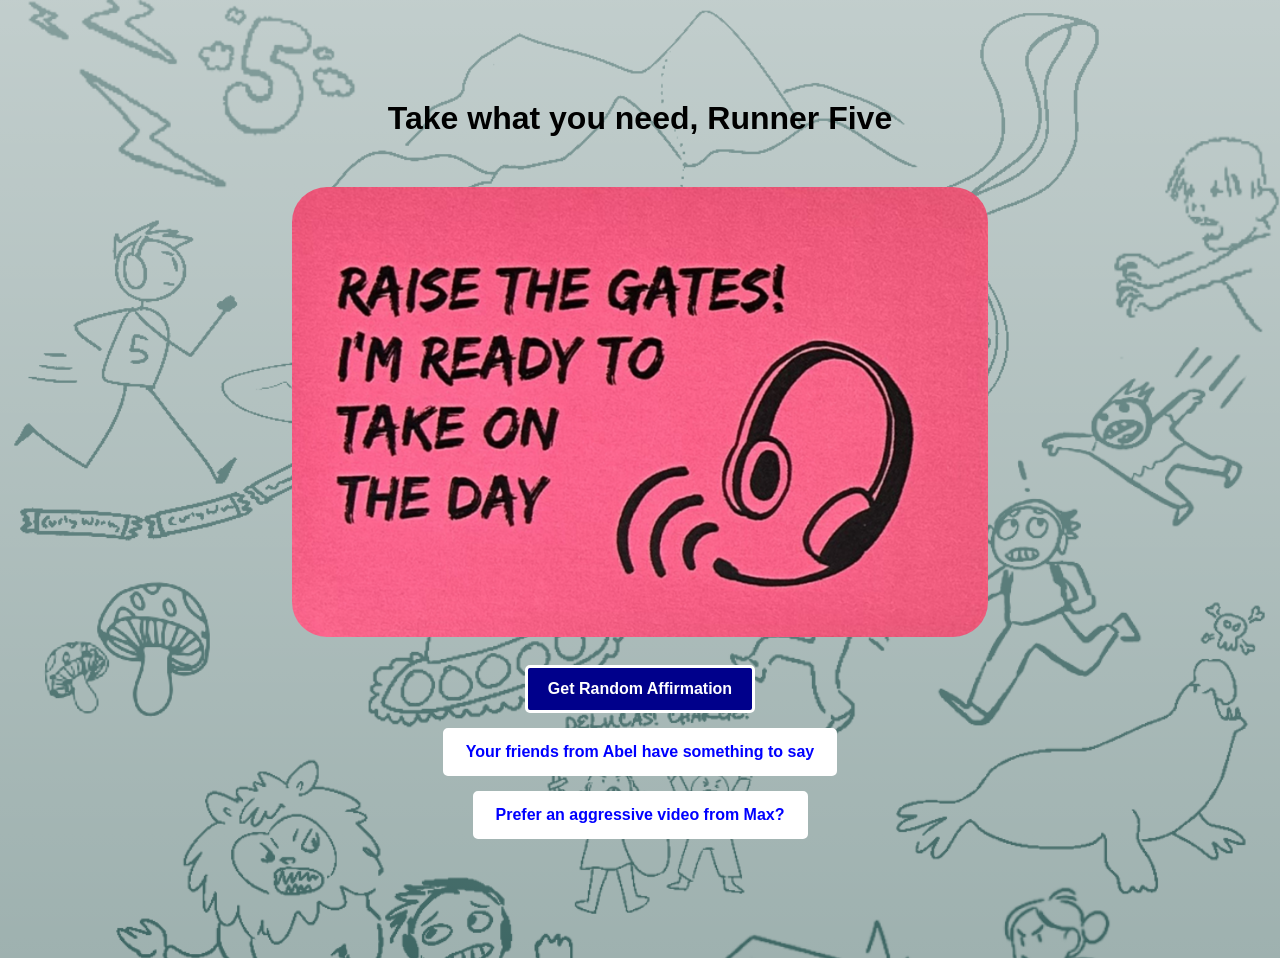
<file: index.html>
﻿<!DOCTYPE html>

<html lang="en" xmlns="http://www.w3.org/1999/xhtml">
<head>
    <meta name="viewport" content="width=device-width, initial-scale=1.0" charset="utf-8" />
    <title>Random Abel Affirmation Generator</title>
    <link rel="icon" href="images/Layer2.png" />
    <link rel="stylesheet" href="style.css" />
</head>
<body>
    <h1>Take what you need, Runner Five</h1>
    <p id="affirmation">
        An affirmation will appear here when working properly.
    </p>
    <button id="btn" onclick="getAffirmation()">Get Random Affirmation</button>

    <a href="audio.html">
        <button class="link">Your friends from Abel have something to say</button>
    </a>
    <a href="aggressive-affirmations.html">
        <button class="link"> Prefer an aggressive video from Max?</button>
    </a>

    <!-- counter
        <iframe src="counter.html"></iframe>
        -->

    <script src="script.js"></script>

</body>
</html>
</file>
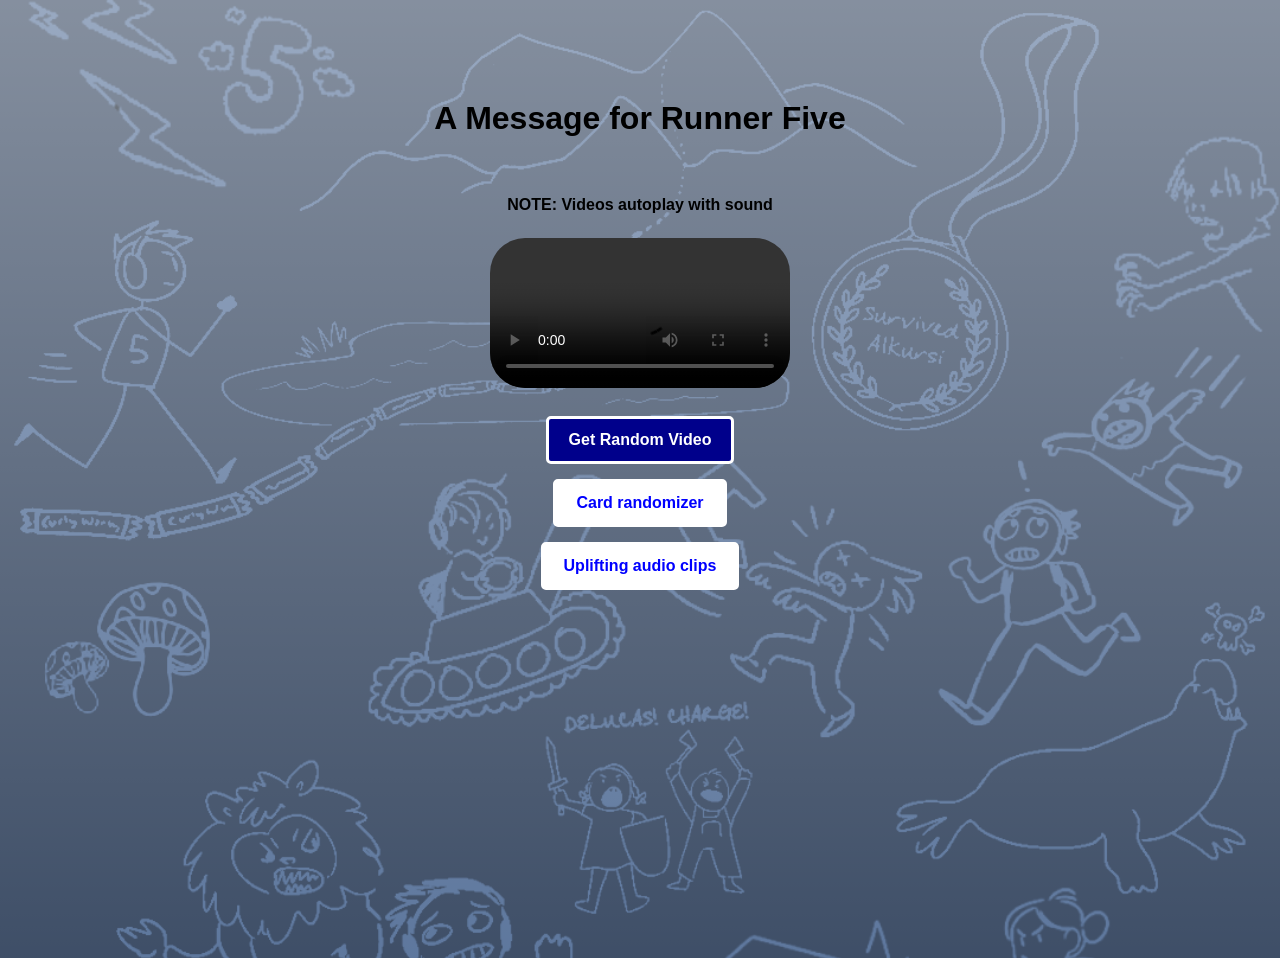
<file: aggressive-affirmations.html>
﻿<!DOCTYPE html>
<html lang="en" xmlns="http://www.w3.org/1999/xhtml">
<head>
    <meta name="viewport" content="width=device-width, initial-scale=1.0" charset="utf-8" />
    <title>Random Abel Affirmation Generator</title>
    <link rel="icon" href="images/Layer2.png" />
    <link rel="stylesheet" href="style.css" />
</head>
<body class="video">
    <h1>A Message for Runner Five</h1>
    <p style="font-weight:bold">NOTE: Videos autoplay with sound</p>
    <p id="video-affirmation">
        An affirmation will appear here when working properly.
    </p>
    <button id="btn">Get Random Video</button>

    <a href="index.html">
        <button class="link">Card randomizer</button>
    </a>
    <a href="audio.html">
        <button class="link">Uplifting audio clips</button>
    </a>

    <script src="video-script.js"></script>

</body>
</html>
</file>
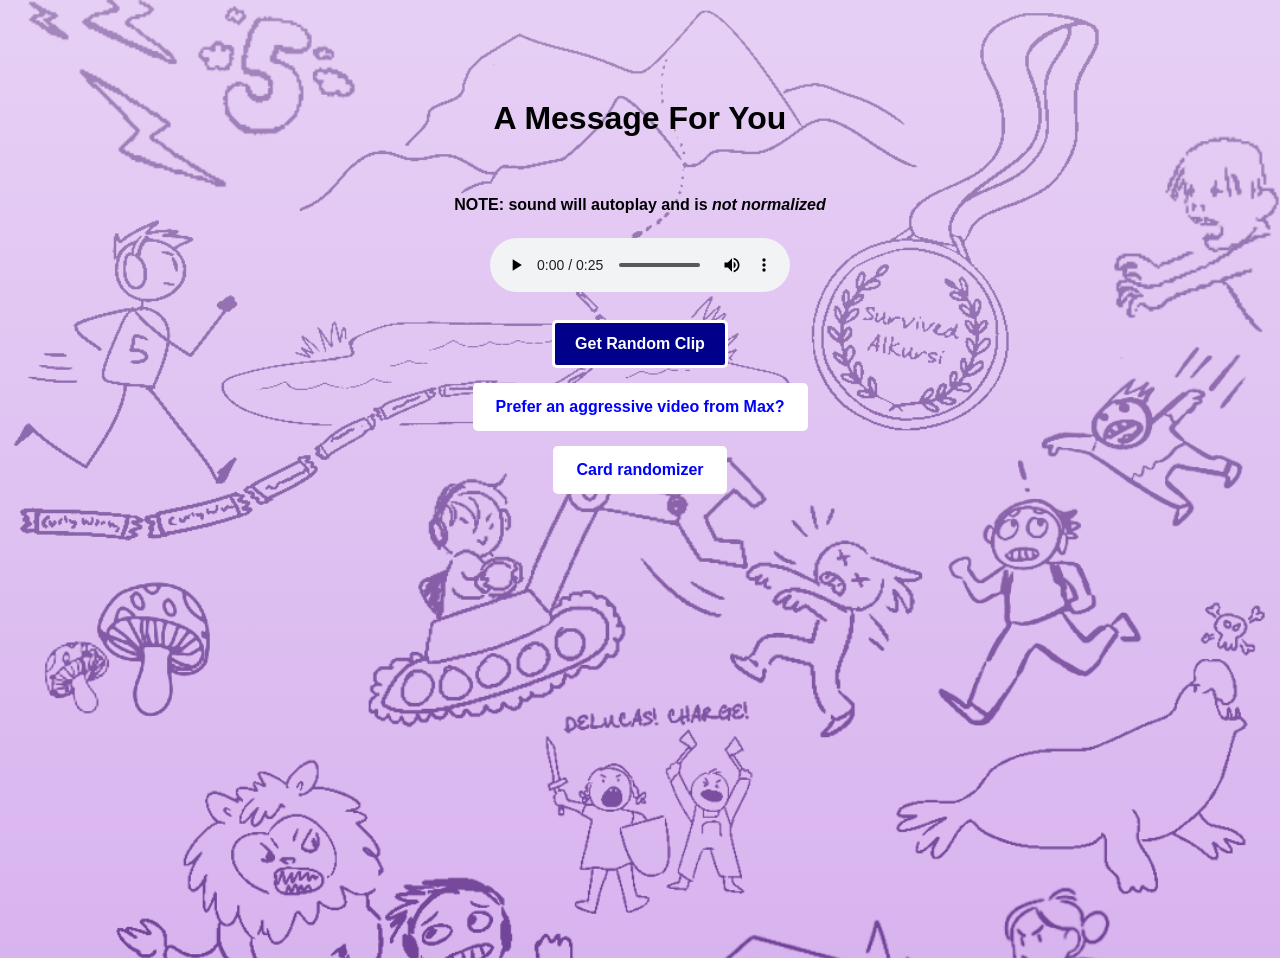
<file: audio.html>
﻿<!DOCTYPE html>

<html lang="en" xmlns="http://www.w3.org/1999/xhtml">
<head>
    <meta name="viewport" content="width=device-width, initial-scale=1.0" charset="utf-8" />
    <title>Random Abel Affirmation Generator</title>
    <link rel="icon" href="images/Layer2.png" />
    <link rel="stylesheet" href="style.css" />
</head>
<body class="audio">
    <h1>A Message For You</h1>
    <p style="font-weight:bold">NOTE: sound will autoplay and is <i>not normalized</i></p>
    <p id="audio-affirmation">
        An affirmation will appear here when working properly.
    </p>
    <button id="btn" onclick="getAffirmation()">Get Random Clip</button>

    <a href="aggressive-affirmations.html">
        <button class="link"> Prefer an aggressive video from Max?</button>
    </a>
    <a href="index.html">
        <button class="link">Card randomizer</button>
    </a>

    <script src="audio-script.js"></script>

</body>
</html>
</file>
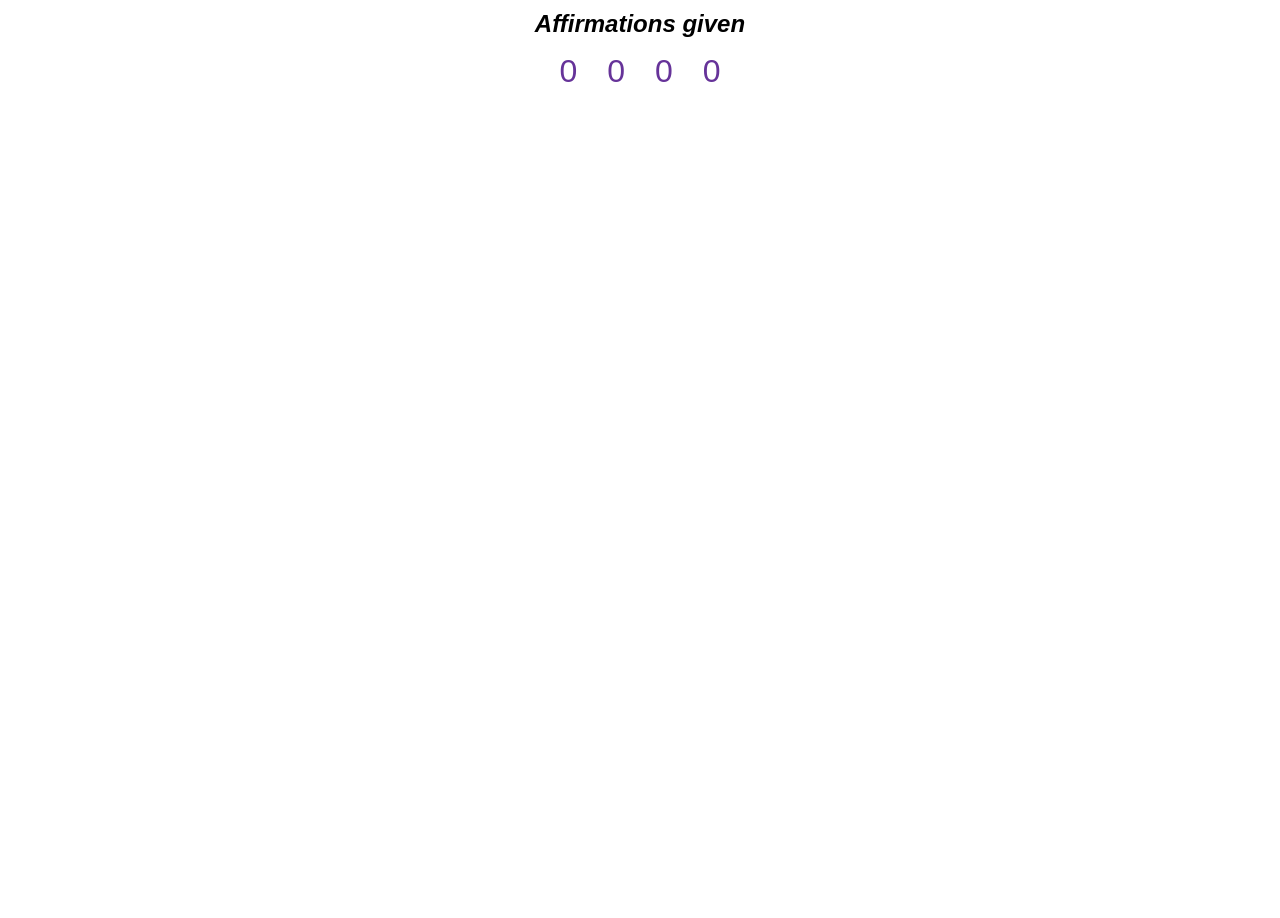
<file: counter.html>
﻿<!DOCTYPE html>
<html lang="en">
<head>
    <meta charset="UTF-8" />
    <meta http-equiv="X-UA-Compatible" content="IE=edge" />
    <meta name="viewport" content="width=device-width,
         initial-scale=1.0" />
    <link rel="stylesheet" href="style.css" />
    <title>Unique Visitor Counter</title>
</head>
<body class="count-body">
    <div class="message"><i>Affirmations given</i></div>
    <div class="counter">
        <span class="count-me">0</span>
        <span class="count-me">0</span>
        <span class="count-me">0</span>
        <span class="count-me">0</span>
    </div>
    <script src="counter.js"></script>
</body>
</html>
</file>
<file: style.css>
﻿* {
    font-family: 'Poppins', sans-serif;
}

body {
    background: linear-gradient(to bottom, rgba(255,255,255, .40), rgba(0, 0, 0, 0) 115%), url('background.png') no-repeat;
    background-size: cover;
    height:100%;
    min-height:100vh;
}

.audio {
    background: linear-gradient(to bottom, rgba(255,255,255, .40), rgba(0, 0, 0, 0) 115%), url('background2.png') no-repeat;
    background-size: cover;
    height: 100%;
    min-height: 100vh;
}

.video {
    background: linear-gradient(to bottom, rgba(255,255,255, .40), rgba(0, 0, 0, 0) 115%), url('background3.png') no-repeat;
    background-size: cover;
    height: 100%;
    min-height: 100vh;
}

.affirmation {
    max-width: 75vw;
    max-height:50vh;
    height: auto;
    border-radius: 35px;
    margin-left: auto;
    margin-right: auto;
}

.video-affirmation {
    max-height: 65vh;
    max-width: 75vw;
    height: auto;
    border-radius: 35px;
    margin-left: auto;
    margin-right: auto;
}

h1 {
    color: #000000;
    text-align: center;
    padding-top:50px;
    margin: 20px 10vw;
}

p {
    font-size: 16px;
    color: #000000;
    font-weight: 400;
    text-align: center;
    line-height: 35px;
}

a {
    font-weight:bold;
}

.card {
    perspective: 1000px;
    position: relative;
    transition: transform 1s;
    transform-style: preserve-3d;
    transform: rotateY(360deg);
}

.card-inner {
    perspective: 1000px;
    cursor: pointer;
    position: relative;
    transition-delay:0.5s;
    transition: transform 1s;
    transform-style: preserve-3d;
    transform: rotateY(360deg);
}


button {
    display: block;
    background-color: darkblue;
    border: solid;
    border-color: white;
    padding: 5px;
    font-size: 16px;
    color: #ffffff;
    font-weight: 600;
    padding: 12px 20px;
    margin: 0 auto;
    border-radius: 5px;
    cursor: pointer;
}

.link {
    background-color: white;
    color: blue;
    margin: 15px auto;
    max-width: 60vw;
}

a {
        text-decoration: none;
    }

/* @media (prefers-color-scheme: dark) {
    * {background-color:black;}
    h1 {color:white;}
    p {color: white;}
}
*/
@media screen and (min-width:900px) {
    .video-affirmation {
        max-height: 65vh
    }
    h1 {margin:50px;}
}


/* Counter styling */

iframe {
    min-width:100%;
    border:none;
    overflow-y:hidden;
    background-color:none;
}

.count-body {
    overflow-y:hidden;
    background:none;
    color: rebeccapurple;
    font-size: 24px;
}

.count-me {
    display: inline-block;
    padding: 10px 10px 6px;
    border-radius: 6px;
    background: white;
    margin: 5px 5px;
    font-size: 2rem;
    overflow-y: hidden;
}

.counter {
    display: flex;
    justify-content: center;
    flex-wrap: wrap;
    overflow-y: hidden;
}

.message {
    color: black;
    text-align: center;
    margin-top: 10px;
    overflow-y: hidden;
    font-weight:600;
}
</file>
